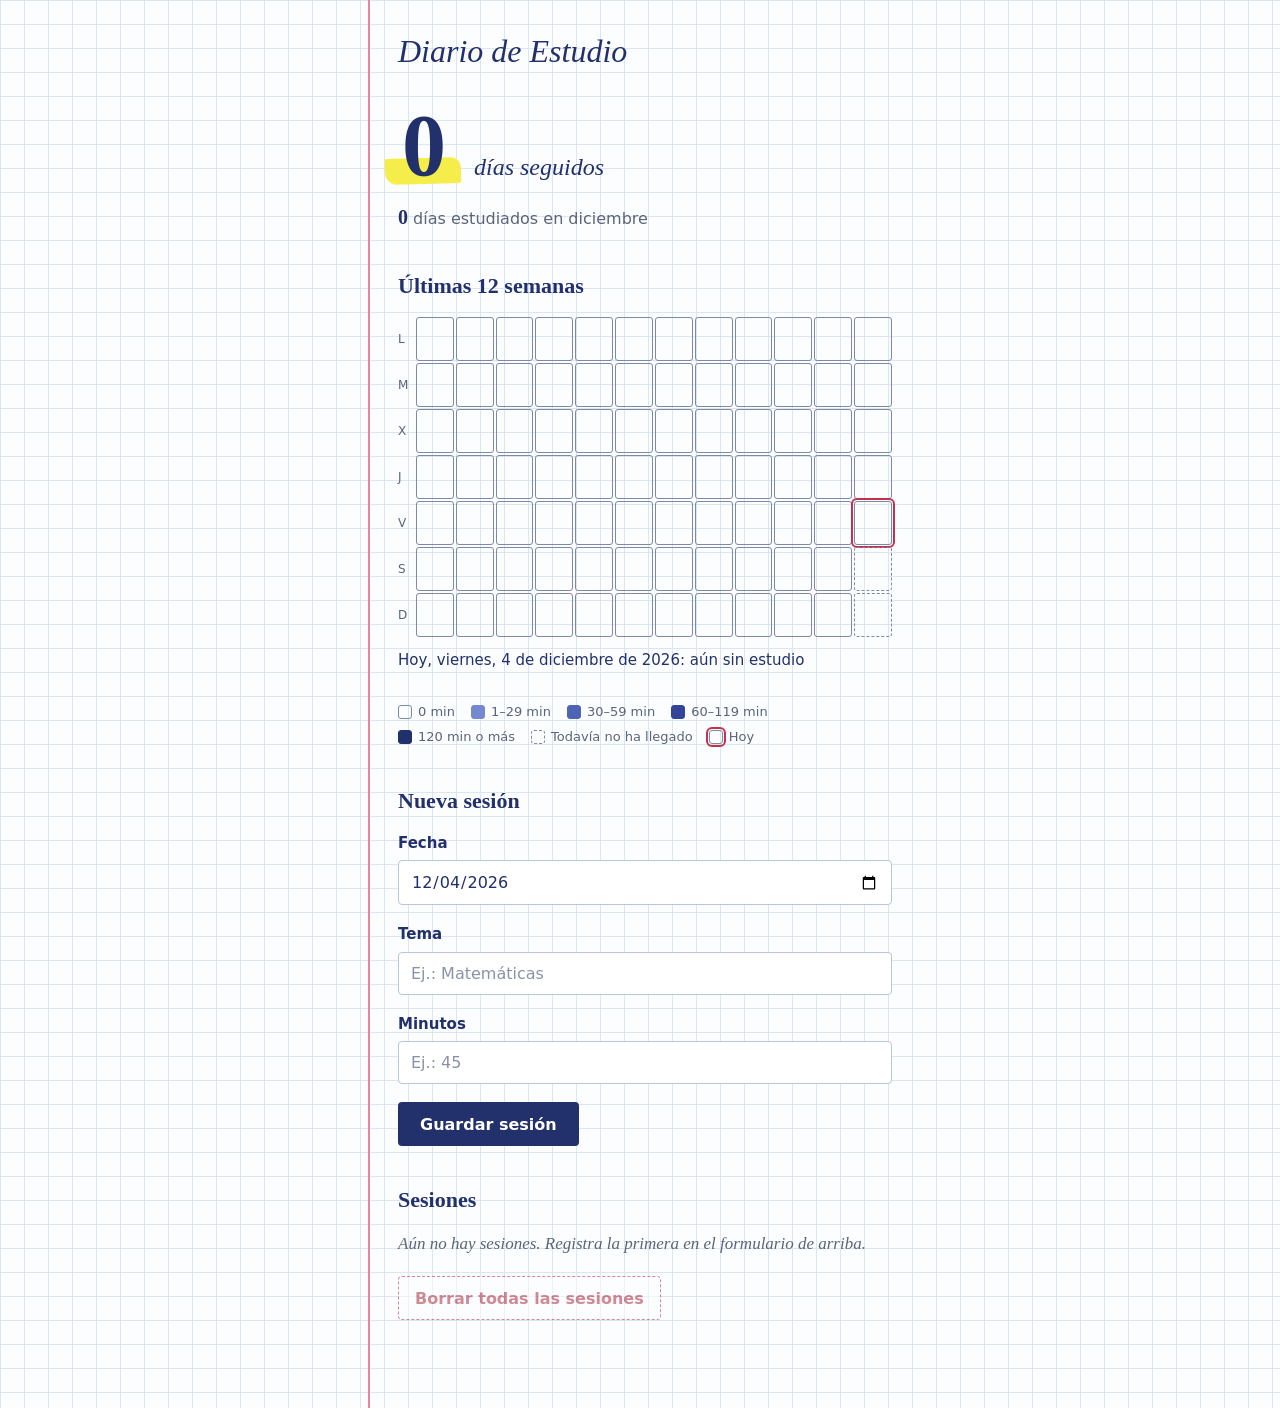
<file: index.html>
<!DOCTYPE html>
<html lang="es">
<head>
  <meta charset="UTF-8">
  <meta name="viewport" content="width=device-width, initial-scale=1.0">
  <title>Diario de Estudio</title>
  <link rel="stylesheet" href="styles.css">
</head>
<body>
  <main class="contenedor">
    <h1>Diario de Estudio</h1>

    <!-- Resumen: racha actual y días estudiados en el mes -->
    <section class="resumen">
      <p class="racha">
        <span id="racha" class="racha-numero">0</span>
        <span id="racha-texto" class="racha-texto">días seguidos</span>
      </p>
      <p class="dias-mes">
        <span id="dias-mes" class="dias-mes-numero">0</span>
        <span id="dias-mes-texto">días estudiados este mes</span>
      </p>
    </section>

    <!-- Mapa de calor: un cuadrado por día de las últimas 12 semanas.
         Las iniciales van aquí fijas; las 84 casillas las añade app.js detrás. -->
    <section class="bloque mapa" aria-labelledby="mapa-titulo">
      <h2 id="mapa-titulo">Últimas 12 semanas</h2>
      <div class="mapa-marco">
        <div id="mapa" class="mapa-cuadricula" role="group" aria-labelledby="mapa-titulo">
          <span class="mapa-inicial" aria-hidden="true">L</span>
          <span class="mapa-inicial" aria-hidden="true">M</span>
          <span class="mapa-inicial" aria-hidden="true">X</span>
          <span class="mapa-inicial" aria-hidden="true">J</span>
          <span class="mapa-inicial" aria-hidden="true">V</span>
          <span class="mapa-inicial" aria-hidden="true">S</span>
          <span class="mapa-inicial" aria-hidden="true">D</span>
        </div>
      </div>
      <p id="mapa-detalle" class="mapa-detalle" aria-live="polite"></p>
      <ul class="mapa-leyenda">
        <li><span class="muestra nivel-0"></span>0 min</li>
        <li><span class="muestra nivel-1"></span>1–29 min</li>
        <li><span class="muestra nivel-2"></span>30–59 min</li>
        <li><span class="muestra nivel-3"></span>60–119 min</li>
        <li><span class="muestra nivel-4"></span>120 min o más</li>
        <li><span class="muestra futuro"></span>Todavía no ha llegado</li>
        <li><span class="muestra nivel-0 hoy"></span>Hoy</li>
      </ul>
    </section>

    <!-- Formulario para registrar una sesión -->
    <section class="bloque">
      <h2>Nueva sesión</h2>
      <form id="formulario">
        <label for="fecha">Fecha</label>
        <input type="date" id="fecha" required>

        <label for="tema">Tema</label>
        <input type="text" id="tema" placeholder="Ej.: Matemáticas" required>

        <label for="minutos">Minutos</label>
        <input type="number" id="minutos" min="1" step="1" placeholder="Ej.: 45" required>

        <button type="submit" id="guardar-sesion">Guardar sesión</button>
      </form>
    </section>

    <!-- Lista de sesiones. Cada sesión válida tiene «Editar» y «Borrar» (las añade app.js). -->
    <section class="bloque" aria-labelledby="lista-titulo">
      <!-- tabindex="-1": recibe el foco cuando la lista se queda vacía tras borrar -->
      <h2 id="lista-titulo" tabindex="-1">Sesiones</h2>
      <p id="aviso" class="aviso" role="status"></p>
      <ul id="lista" class="lista"></ul>
      <p id="vacio" class="vacio">Aún no hay sesiones. Registra la primera en el formulario de arriba.</p>
      <button type="button" id="borrar-todas" class="boton-secundario boton-peligro borrar-todas">Borrar todas las sesiones</button>
    </section>
  </main>

  <!-- Confirmación antes de borrar. Escape o «Cancelar» la cierran sin borrar nada. -->
  <dialog id="confirmacion" class="confirmacion" aria-labelledby="confirmacion-texto">
    <form method="dialog">
      <p id="confirmacion-texto" class="confirmacion-texto"></p>
      <div class="confirmacion-botones">
        <button type="submit" value="cancelar" id="confirmacion-cancelar" class="boton-secundario">Cancelar</button>
        <button type="submit" value="borrar" id="confirmacion-borrar" class="boton-borrar">Borrar</button>
      </div>
    </form>
  </dialog>

  <script src="logica.js"></script>
  <script src="app.js"></script>
</body>
</html>
</file>
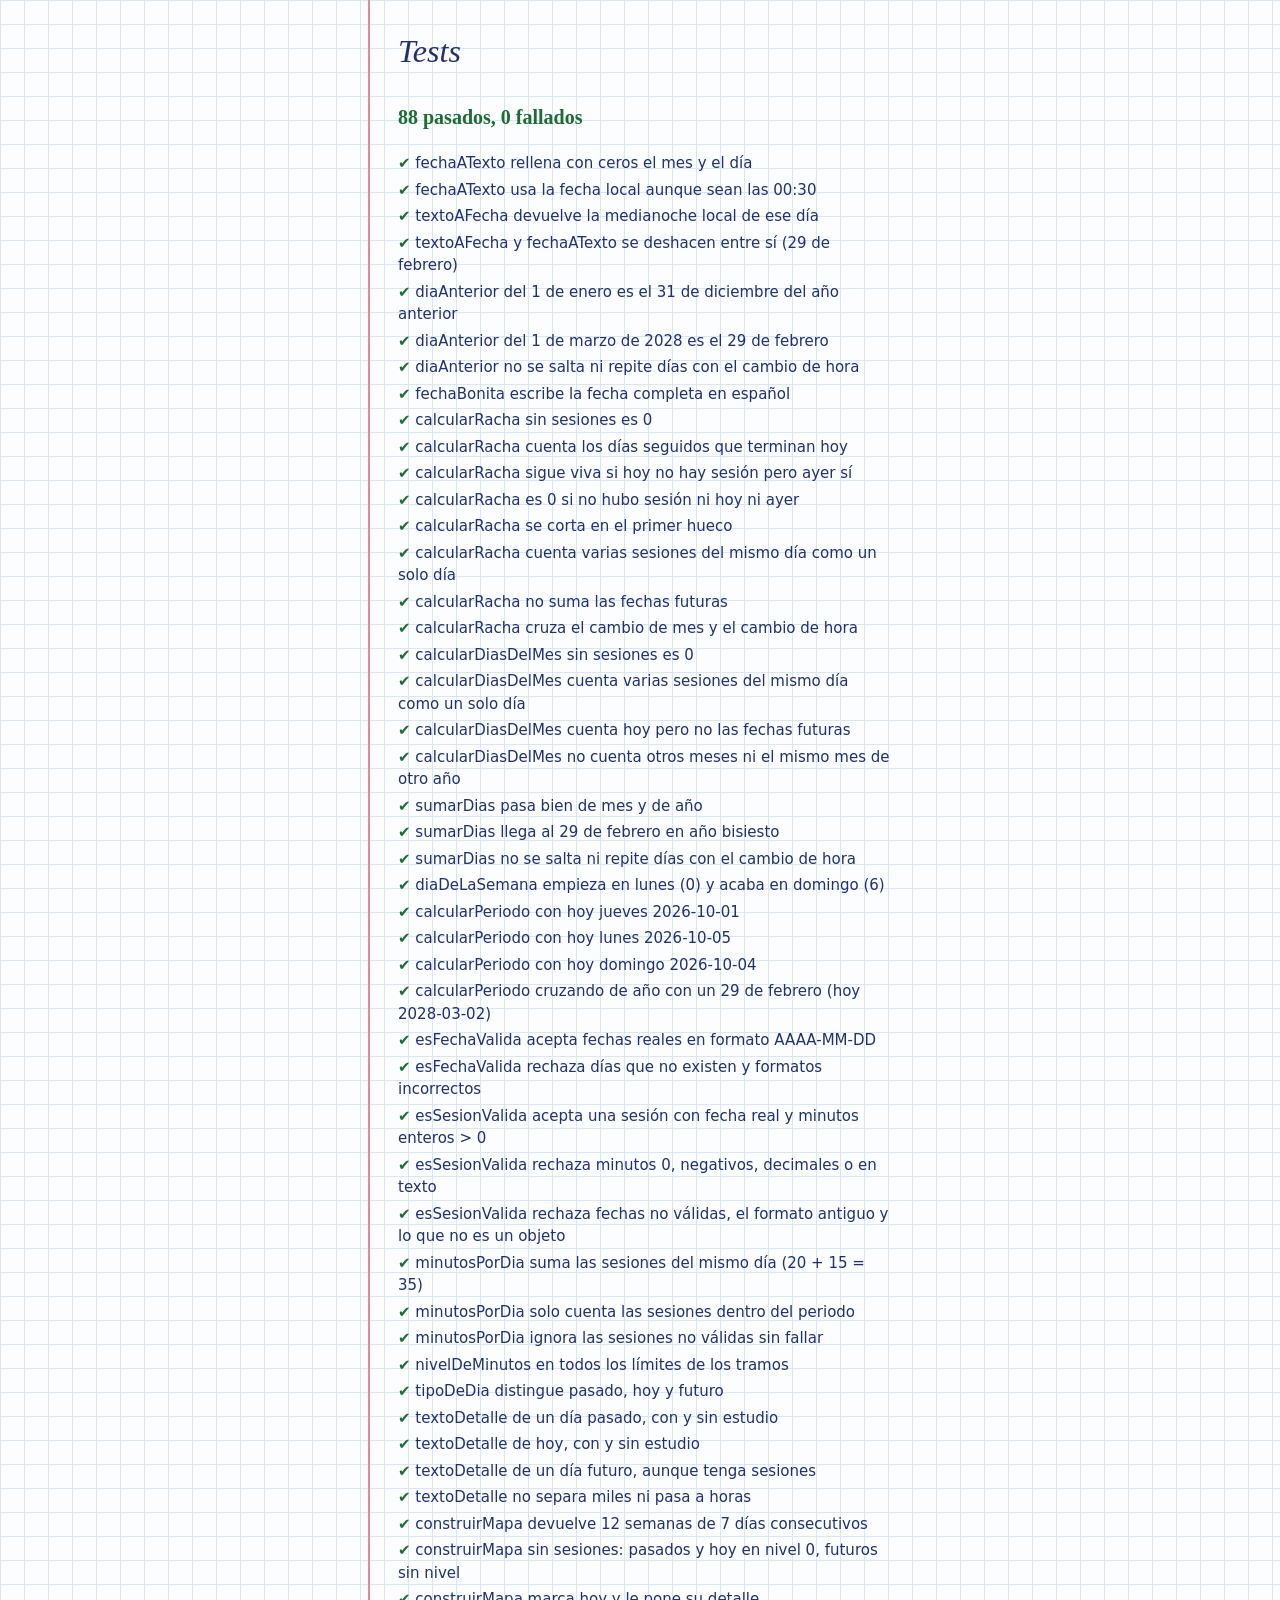
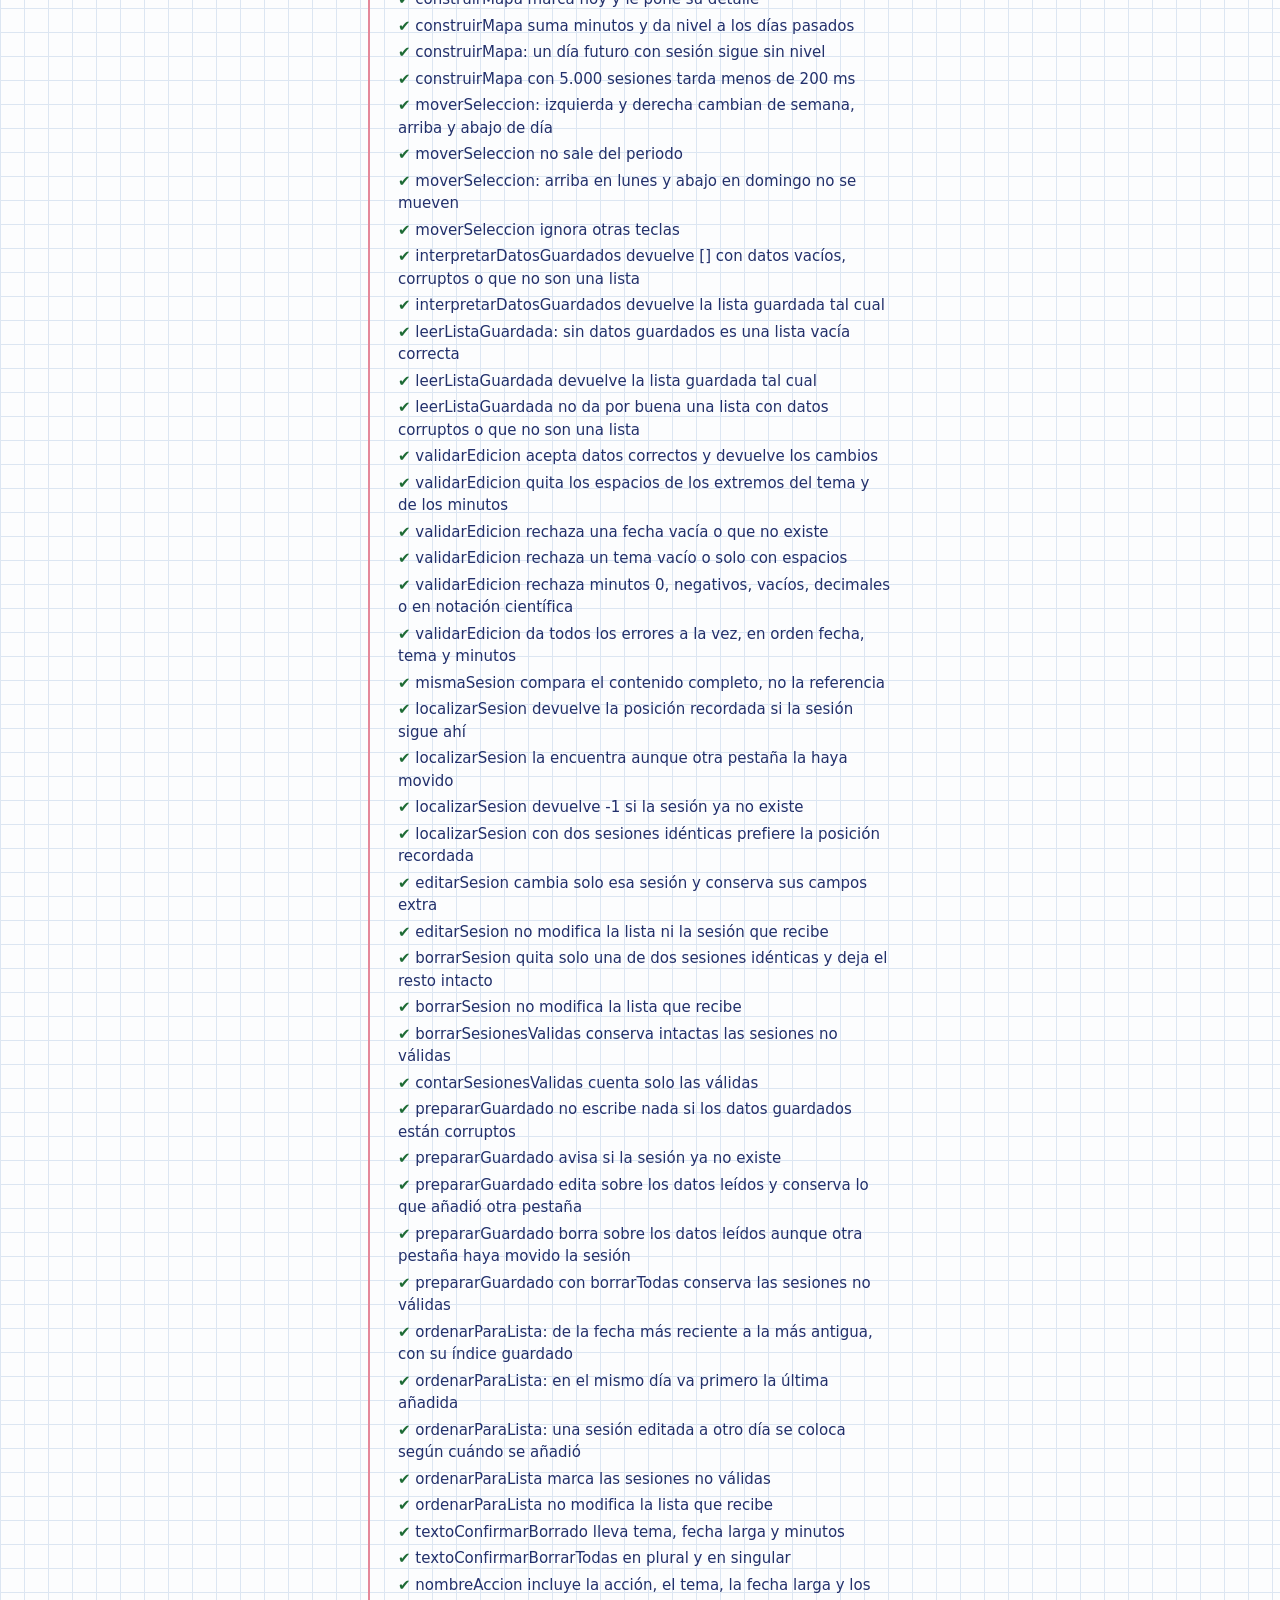
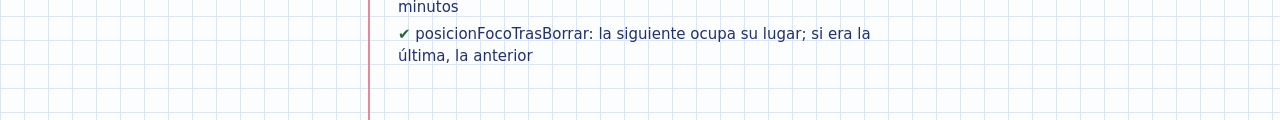
<file: tests.html>
<!DOCTYPE html>
<html lang="es">
<head>
  <meta charset="UTF-8">
  <meta name="viewport" content="width=device-width, initial-scale=1.0">
  <title>Tests — Diario de Estudio</title>
  <link rel="stylesheet" href="styles.css">
  <style>
    .resultado { font-family: var(--letra-sans); font-size: 0.9375rem; margin: 4px 0; }
    .resultado.ok::before { content: "✔ "; color: #1d6b35; }
    .resultado.fallo { color: #a3182b; font-weight: 600; }
    .resultado.fallo::before { content: "✘ "; }
    .detalle-fallo { display: block; font-weight: normal; white-space: pre-wrap; }
    .total { font-size: 1.25rem; font-weight: bold; }
    .total.fallo { color: #a3182b; }
    .total.ok { color: #1d6b35; }
  </style>
</head>
<body>
  <main class="contenedor">
    <h1>Tests</h1>
    <p id="total" class="total">Ejecutando…</p>
    <div id="resultados"></div>
  </main>

  <script>
    // Mini versión de `test` y `assert` de Node, para pasar los mismos tests
    // en el navegador sin instalar nada.
    let pasados = 0;
    let fallados = 0;

    function test(nombre, funcion) {
      const linea = document.createElement("p");
      linea.textContent = nombre;
      try {
        funcion();
        pasados = pasados + 1;
        linea.className = "resultado ok";
      } catch (error) {
        fallados = fallados + 1;
        linea.className = "resultado fallo";
        const detalle = document.createElement("span");
        detalle.className = "detalle-fallo";
        detalle.textContent = error.message;
        linea.appendChild(detalle);
      }
      document.getElementById("resultados").appendChild(linea);
    }

    // Con `var` (y no `const`) queda en `window`, que es donde la busca logica.test.js
    // Como en Node, el último parámetro (opcional) es un mensaje que ayuda a ver qué falló.
    var assert = {
      ok: function (valor, mensaje) {
        if (!valor) {
          throw new Error(mensaje || "Se esperaba un valor verdadero y llegó " + valor);
        }
      },
      strictEqual: function (real, esperado, mensaje) {
        if (real !== esperado) {
          throw new Error((mensaje ? mensaje + ". " : "") + "Se esperaba " +
            JSON.stringify(esperado) + " y llegó " + JSON.stringify(real));
        }
      },
      // Compara listas y objetos por su contenido (convirtiéndolos a texto)
      deepStrictEqual: function (real, esperado, mensaje) {
        const textoReal = JSON.stringify(real);
        const textoEsperado = JSON.stringify(esperado);
        if (textoReal !== textoEsperado) {
          throw new Error((mensaje ? mensaje + ". " : "") + "Se esperaba " +
            textoEsperado + " y llegó " + textoReal);
        }
      },
    };
  </script>
  <script src="logica.js"></script>
  <script src="logica.test.js"></script>
  <script>
    const total = document.getElementById("total");
    total.textContent = pasados + " pasados, " + fallados + " fallados";
    total.className = fallados === 0 ? "total ok" : "total fallo";
  </script>
</body>
</html>
</file>
<file: styles.css>
/* Diseño: un cuaderno cuadriculado con tinta azul y un fosforito para la racha */

/* Colores y tipografías (todas del sistema: nada que descargar) */
:root {
  --papel: #fcfdfe;
  --cuadricula: #dce6f2;
  --tinta: #22306b;
  --fosforito: #f5ee4a;
  --margen: #e4889a;
  --lapiz: #5b6478;

  /* Mapa de calor: escala de la tinta azul, todos con contraste >= 3:1 sobre el papel */
  --nivel-1: #7489cf;
  --nivel-2: #4e64b5;
  --nivel-3: #33449a;
  --nivel-4: #22306b;
  --borde-casilla: #7d89a6;
  --hoy: #c4314b;
  --peligro: #a3182b; /* borrar y avisos: contraste 7:1 sobre el papel */

  --letra-serif: "Iowan Old Style", "Palatino Linotype", Palatino, "URW Palladio L",
    "Book Antiqua", Georgia, serif;
  --letra-sans: system-ui, -apple-system, "Segoe UI", Roboto, sans-serif;
}

* {
  box-sizing: border-box;
}

/* El fondo es papel cuadriculado: dos degradados de 1px que se repiten */
body {
  margin: 0;
  font-family: var(--letra-serif);
  font-size: 1.0625rem;
  line-height: 1.5;
  color: var(--tinta);
  background-color: var(--papel);
  background-image:
    linear-gradient(var(--cuadricula) 1px, transparent 1px),
    linear-gradient(90deg, var(--cuadricula) 1px, transparent 1px);
  background-size: 24px 24px;
}

/* La hoja: con la línea roja de margen a la izquierda, como en un cuaderno */
.contenedor {
  max-width: 34rem;
  margin: 0 auto;
  padding: 32px 20px 48px 28px;
  border-left: 2px solid var(--margen);
  min-height: 100vh;
}

h1 {
  margin: 0 0 32px;
  font-size: 2rem;
  font-weight: normal;
  font-style: italic;
  line-height: 1.2;
}

h2 {
  margin: 0 0 16px;
  font-size: 1.375rem;
  font-weight: bold;
  line-height: 1.3;
}

/* ---------- Resumen: racha y días del mes ---------- */

.resumen {
  margin-bottom: 40px;
}

.racha {
  display: flex;
  align-items: baseline;
  flex-wrap: wrap;
  gap: 4px 24px;
  margin: 0;
}

/* El número de la racha, subrayado con fosforito */
.racha-numero {
  position: relative;
  z-index: 0;
  font-size: 5.5rem;
  font-weight: bold;
  line-height: 1;
  font-variant-numeric: lining-nums tabular-nums;
  padding: 0 4px;
}

.racha-numero::before {
  content: "";
  position: absolute;
  z-index: -1;
  left: -0.15em;
  right: -0.12em;
  bottom: 0.06em;
  height: 0.3em;
  background: var(--fosforito);
  border-radius: 2px 10px 3px 12px;
  transform: rotate(-1.5deg);
  transform-origin: left center;
  animation: subrayar 0.6s ease-out 0.2s both;
}

/* Único movimiento de la página: el fosforito se pasa de izquierda a derecha */
@keyframes subrayar {
  from {
    transform: rotate(-1.5deg) scaleX(0);
  }
  to {
    transform: rotate(-1.5deg) scaleX(1);
  }
}

@media (prefers-reduced-motion: reduce) {
  .racha-numero::before {
    animation: none;
  }
}

.racha-texto {
  font-size: 1.5rem;
  font-style: italic;
}

.dias-mes {
  margin: 12px 0 0;
  font-family: var(--letra-sans);
  font-size: 1rem;
  color: var(--lapiz);
}

.dias-mes-numero {
  font-family: var(--letra-serif);
  font-size: 1.25rem;
  font-weight: bold;
  color: var(--tinta);
}

/* ---------- Bloques de contenido ---------- */

.bloque {
  margin-bottom: 40px;
}

/* ---------- Formulario ---------- */

form {
  display: flex;
  flex-direction: column;
}

label {
  font-family: var(--letra-sans);
  font-size: 0.9375rem;
  font-weight: 600;
  margin-bottom: 6px;
}

input {
  font-family: var(--letra-sans);
  font-size: 1rem;
  color: var(--tinta);
  padding: 11px 12px;
  border: 1.5px solid #b9c6d8;
  border-radius: 4px;
  background: #fff;
  margin-bottom: 18px;
  width: 100%;
}

input::placeholder {
  color: #8a93a6;
}

input:focus {
  outline: 3px solid var(--fosforito);
  outline-offset: 0;
  border-color: var(--tinta);
}

button {
  align-self: flex-start;
  min-height: 44px; /* tamaño mínimo para el dedo (spec 002, RNF-3) */
  font-family: var(--letra-sans);
  font-size: 1rem;
  font-weight: 600;
  padding: 12px 22px;
  border: none;
  border-radius: 4px;
  background: var(--tinta);
  color: #fff;
  cursor: pointer;
}

button:hover {
  background: #17214d;
}

button:focus-visible {
  outline: 3px solid var(--fosforito);
  outline-offset: 2px;
}

/* ---------- Lista de sesiones ---------- */

.lista {
  list-style: none;
  margin: 0;
  padding: 0;
  border-top: 1.5px solid var(--tinta);
}

.lista li {
  display: flex;
  justify-content: space-between;
  align-items: baseline;
  gap: 16px;
  padding: 12px 0;
  border-bottom: 1px dashed #b9c6d8;
}

.sesion-tema {
  font-size: 1.125rem;
  font-weight: bold;
  word-break: break-word;
}

.sesion-fecha {
  font-family: var(--letra-sans);
  font-size: 0.875rem;
  color: var(--lapiz);
}

.sesion-minutos {
  white-space: nowrap;
  font-size: 1.125rem;
  font-variant-numeric: tabular-nums;
}

.vacio {
  margin: 0;
  font-style: italic;
  color: var(--lapiz);
}

/* ---------- Editar y borrar sesiones (spec 002) ---------- */

/* Cada fila: tema y fecha a la izquierda, minutos a la derecha y las acciones debajo */
.lista li {
  flex-wrap: wrap;
}

.sesion-info {
  flex: 1;
  min-width: 0;
}

.sesion-acciones {
  display: flex;
  flex-basis: 100%;
  flex-wrap: wrap;
  justify-content: flex-end;
  gap: 8px;
}

/* Botones secundarios: contorno de tinta y fondo de papel. Al menos 44 × 44 px (RNF-3). */
.boton-secundario {
  min-height: 44px;
  min-width: 44px;
  padding: 10px 16px;
  border: 1.5px solid var(--tinta);
  background: var(--papel);
  color: var(--tinta);
}

.boton-secundario:hover {
  background: var(--cuadricula);
}

/* Acciones de borrar: tinta roja (además de que el texto dice «Borrar») */
.boton-peligro {
  border-color: var(--peligro);
  color: var(--peligro);
}

.boton-peligro:hover {
  background: #fbe9ec;
}

/* Botón que borra de verdad, dentro de la confirmación */
.boton-borrar {
  background: var(--peligro);
}

.boton-borrar:hover {
  background: #7d1220;
}

/* Desactivado: más claro, cursor de prohibido y borde discontinuo, no solo otro color */
button:disabled,
button:disabled:hover {
  opacity: 0.5;
  cursor: not-allowed;
}

.boton-secundario:disabled,
.boton-secundario:disabled:hover {
  border-style: dashed;
  background: var(--papel);
}

button[type="submit"]:disabled,
button[type="submit"]:disabled:hover {
  background: var(--lapiz);
  text-decoration: line-through;
}

/* Fila en modo edición: los campos se apilan, así caben a 375 px */
.lista li.editando {
  display: block;
}

.edicion input {
  margin-bottom: 12px;
}

.edicion-errores {
  font-family: var(--letra-sans);
  font-size: 0.9375rem;
  font-weight: 600;
  color: var(--peligro);
}

.edicion-errores p {
  margin: 0 0 8px;
}

.edicion-botones {
  display: flex;
  flex-wrap: wrap;
  gap: 8px;
}

/* Avisos de RF-15 a RF-17. Vacío no ocupa sitio. */
.aviso {
  margin: 0 0 16px;
  padding: 10px 12px;
  border-left: 4px solid var(--peligro);
  background: #fbe9ec;
  font-family: var(--letra-sans);
  font-size: 0.9375rem;
}

.aviso:empty {
  display: none;
}

.borrar-todas {
  margin-top: 20px;
}

/* Confirmación */
.confirmacion {
  width: calc(100% - 32px);
  max-width: 28rem;
  padding: 20px;
  border: 1.5px solid var(--tinta);
  border-radius: 6px;
  background: var(--papel);
  color: var(--tinta);
  font-family: var(--letra-sans);
}

.confirmacion::backdrop {
  background: rgba(34, 48, 107, 0.4);
}

.confirmacion-texto {
  margin: 0 0 20px;
  font-size: 1.0625rem;
  overflow-wrap: anywhere;
}

.confirmacion-botones {
  display: flex;
  flex-wrap: wrap;
  justify-content: flex-end;
  gap: 8px;
}

/* La lista vacía no necesita su línea superior */
.lista:empty {
  border-top: none;
}

/* ---------- Mapa de calor ---------- */

/* Si el texto se amplía mucho, el mapa hace scroll por dentro; la página no */
.mapa-marco {
  overflow-x: auto;
  padding: 5px; /* sitio para el contorno de hoy y del foco */
  margin: -5px;
}

/* 1 columna de iniciales + 12 semanas; 7 filas (lunes arriba). Se rellena por columnas. */
.mapa-cuadricula {
  display: grid;
  grid-template-columns: 1rem repeat(12, minmax(1.125rem, 1fr));
  grid-template-rows: repeat(7, auto);
  grid-auto-flow: column;
  gap: 2px;
}

.mapa-inicial {
  align-self: center;
  font-family: var(--letra-sans);
  font-size: 0.75rem;
  line-height: 1;
  color: var(--lapiz);
}

/* Casillas del mapa y muestras de la leyenda comparten aspecto.
   ".mapa .casilla" pesa más que "button" y "button:hover", así que los anula. */
.mapa .casilla,
.muestra {
  display: block;
  padding: 0;
  margin: 0;
  border: 1.5px solid var(--borde-casilla);
  border-radius: 3px;
  background: transparent;
}

.mapa .casilla {
  width: 100%;
  aspect-ratio: 1;
  cursor: pointer;
}

.mapa .nivel-1 {
  background: var(--nivel-1);
  border-color: var(--nivel-1);
}

.mapa .nivel-2 {
  background: var(--nivel-2);
  border-color: var(--nivel-2);
}

.mapa .nivel-3 {
  background: var(--nivel-3);
  border-color: var(--nivel-3);
}

.mapa .nivel-4 {
  background: var(--nivel-4);
  border-color: var(--nivel-4);
}

/* Días que aún no han llegado: borde discontinuo y sin relleno */
.mapa .futuro {
  background: transparent;
  border-style: dashed;
}

/* Hoy: contorno rojo separado de la casilla, se ve sobre cualquier nivel */
.mapa .hoy {
  outline: 2px solid var(--hoy);
  outline-offset: 1px;
}

/* Foco del teclado: anillo de tinta con halo de fosforito (se ve sobre claro y oscuro) */
.mapa .casilla:focus-visible {
  position: relative;
  z-index: 1;
  box-shadow: 0 0 0 2px var(--papel), 0 0 0 4px var(--tinta), 0 0 0 7px var(--fosforito);
}

/* Línea de detalle: alto fijo de dos líneas para que la página no salte al cambiar */
.mapa-detalle {
  margin: 12px 0 8px;
  min-height: 3em;
  font-family: var(--letra-sans);
  font-size: 0.9375rem;
}

.mapa-leyenda {
  display: flex;
  flex-wrap: wrap;
  gap: 6px 16px;
  margin: 0;
  padding: 0;
  list-style: none;
  font-family: var(--letra-sans);
  font-size: 0.8125rem;
  color: var(--lapiz);
}

.mapa-leyenda li {
  display: flex;
  align-items: center;
  gap: 6px;
}

.muestra {
  width: 14px;
  height: 14px;
  flex-shrink: 0;
}

/* Con los colores forzados del sistema (alto contraste) se pierden los rellenos:
   se marcan con colores del sistema y se mantienen los bordes. */
@media (forced-colors: active) {
  .mapa .casilla,
  .muestra {
    border-color: CanvasText;
  }

  .mapa .nivel-1,
  .mapa .nivel-2,
  .mapa .nivel-3,
  .mapa .nivel-4 {
    background: CanvasText;
    forced-color-adjust: none;
  }

  .mapa .hoy {
    outline: 3px solid Highlight;
    outline-offset: 2px;
  }

  .mapa .casilla:focus-visible {
    outline: 3px dotted Highlight;
    outline-offset: 4px;
  }

  button:disabled {
    border: 1.5px dashed GrayText;
    color: GrayText;
  }
}

/* ---------- Pantallas pequeñas ---------- */

@media (max-width: 420px) {
  .contenedor {
    padding: 24px 16px 40px 20px;
  }

  .racha-numero {
    font-size: 4.5rem;
  }

  .racha-texto {
    font-size: 1.25rem;
  }
}
</file>
